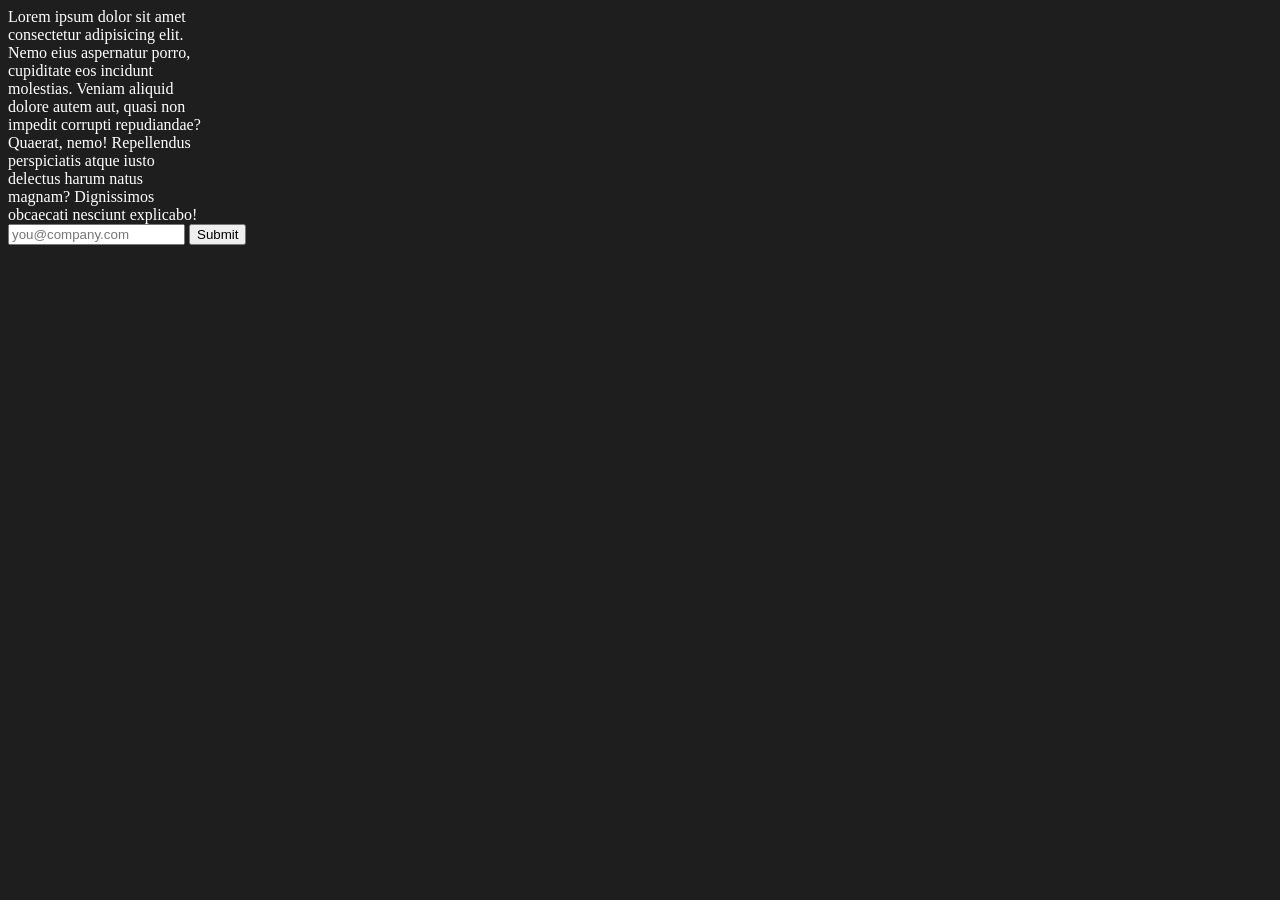
<file: index.html>
<!DOCTYPE html>
<html lang="en">
<head>
    <meta charset="UTF-8">
    <meta name="viewport" content="width=device-width, initial-scale=1.0">
    <title>Document</title>
</head>
<style>
    body{
        background-color: #1E1E1E;
        color:white;
    }
    ul li{
        list-style: circle;
    }
</style>
<body>
    <div style="width: 200px;">
        Lorem ipsum dolor sit amet consectetur adipisicing elit. Nemo eius aspernatur porro, cupiditate eos incidunt molestias. Veniam aliquid dolore autem aut, quasi non impedit corrupti repudiandae? Quaerat, nemo! Repellendus perspiciatis atque iusto delectus harum natus magnam? Dignissimos obcaecati nesciunt explicabo!
    </div>
    <form action="">
        <input id="email" name="email" type="email" inputmode="email" autocomplete="email" placeholder="you@company.com" required aria-required="true" />
    <input type="submit" name="" id="">
    </form>
   
    <script src="GesLIB.js"></script>
    <script src="JScript.js"></script>
   
</body>
</html>
</file>
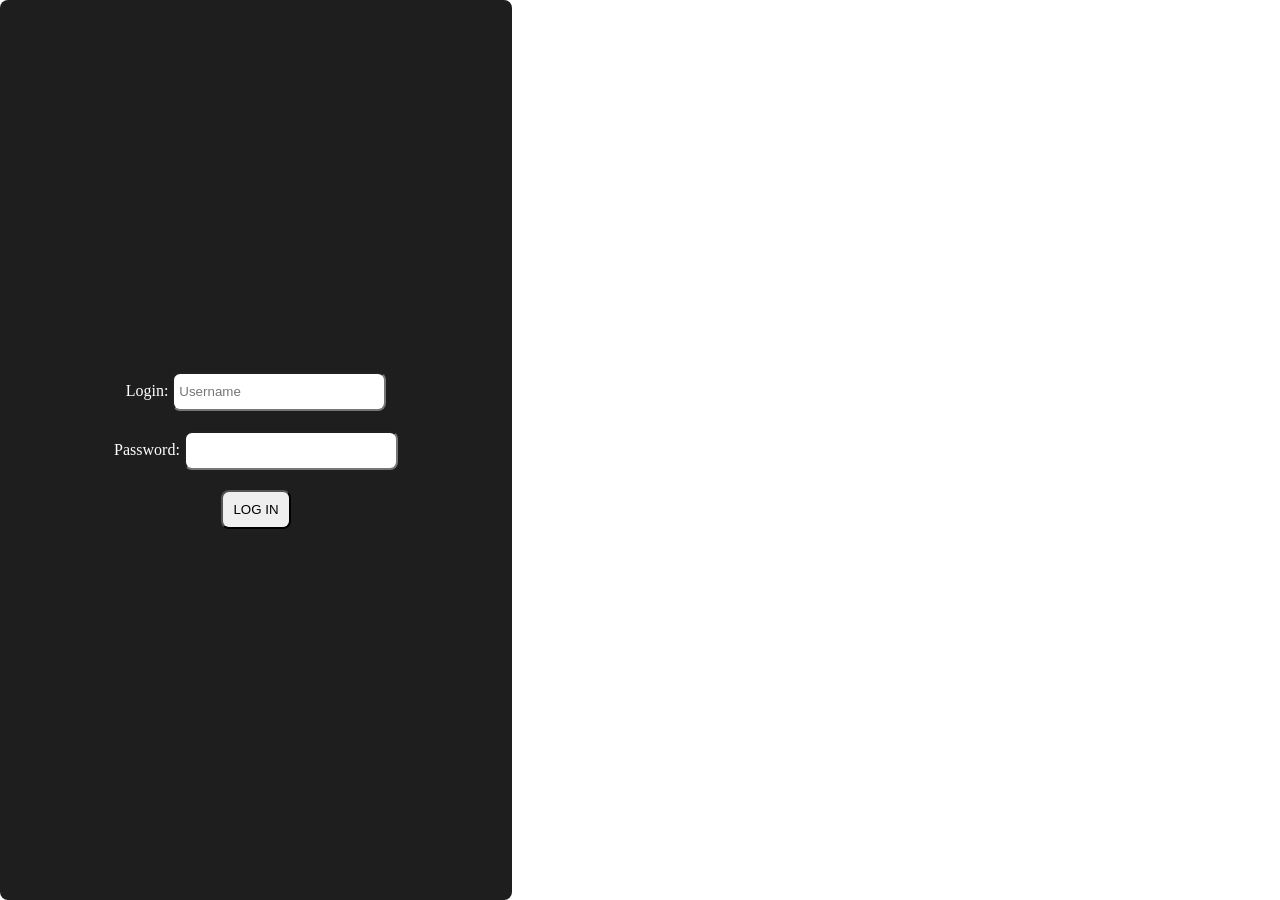
<file: Authentification/index.html>
<!DOCTYPE html>
<html lang="en">
<head>
    <meta charset="UTF-8">
    <meta name="viewport" content="width=device-width, initial-scale=1.0">
    <title>Document</title>
    <link rel="stylesheet" href="style.css">
    <link rel="stylesheet" href="https://fonts.googleapis.com/css2?family=Material+Symbols+Outlined:opsz,wght,FILL,GRAD@20..48,100..700,0..1,-50..200&icon_names=settings" />
</head>
<body >

    <div class="whole-container" >
        
        <div class="ipt">
            <label for="login">Login: </label>
            <input type="email" id="login" name="username" placeholder="Username"   maxlength="25" required >
        </div>
        <div class="ipt">
            <label for="password">Password: </label>
            <input type="password" id="password" name="password">
        </div>
        <div class="ipt">
            <button type="submit" id="submit">LOG IN</button>
        </div>


    </div>
    <script src="authentifaction.js"></script>
</body>
</html>
</file>
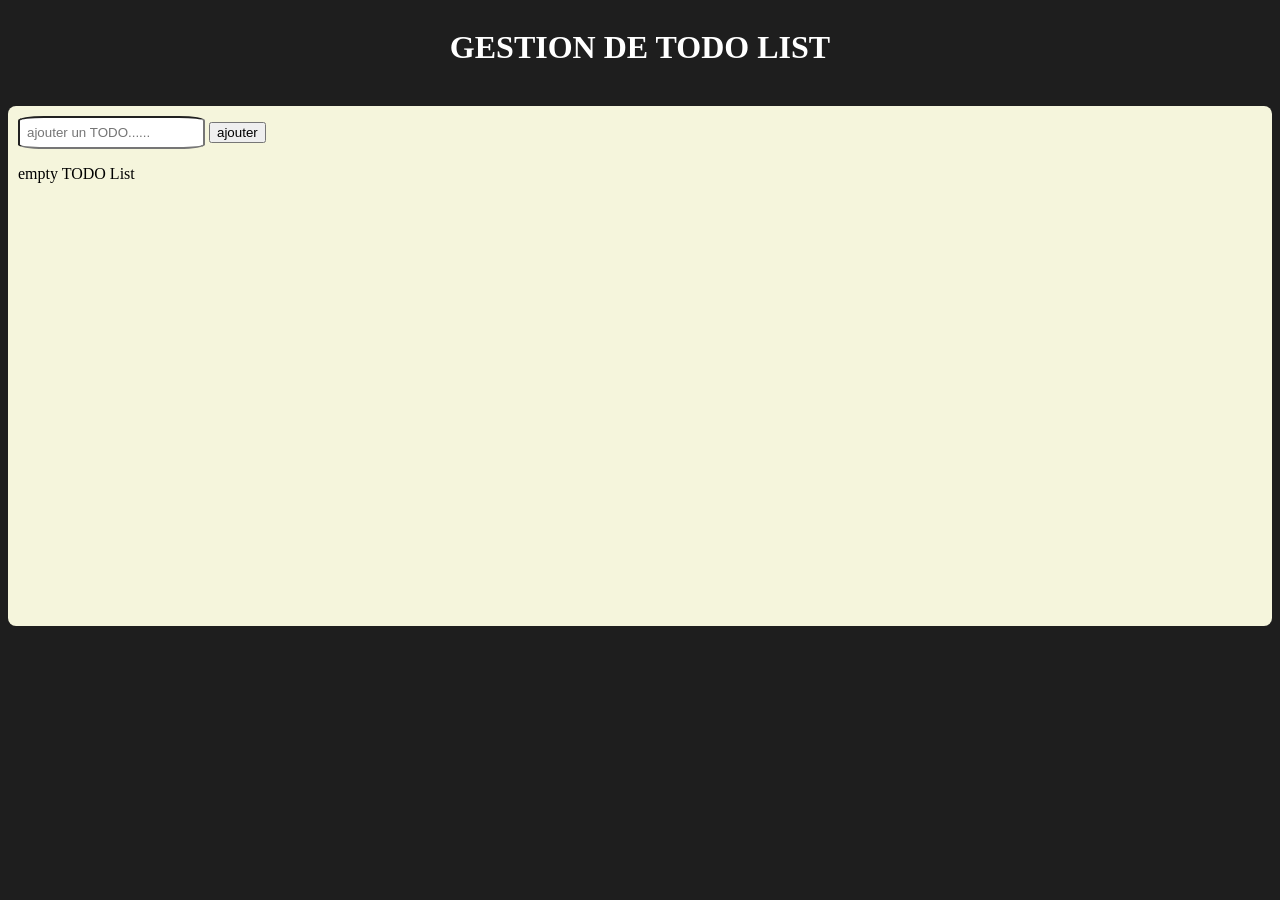
<file: Class/index.html>
<!DOCTYPE html>
<html lang="en">
<head>
    <meta charset="UTF-8">
    <meta name="viewport" content="width=device-width, initial-scale=1.0">
    <title>CLASS TEST</title>
    <link rel="stylesheet" href="allcss.css">
</head>
<body >
    <h1 align="center">GESTION DE TODO LIST</h1>
    <br>
    <div class="box">
        <input id="REt" type="text" placeholder="ajouter un TODO......">
        <button type="submit" id="add">ajouter</button>
        <ul id="listn"></ul>
        <p id="para1">empty TODO List</p>
    </div>
   <script src="Todo.js"></script>
    
</body>
</html>
</file>
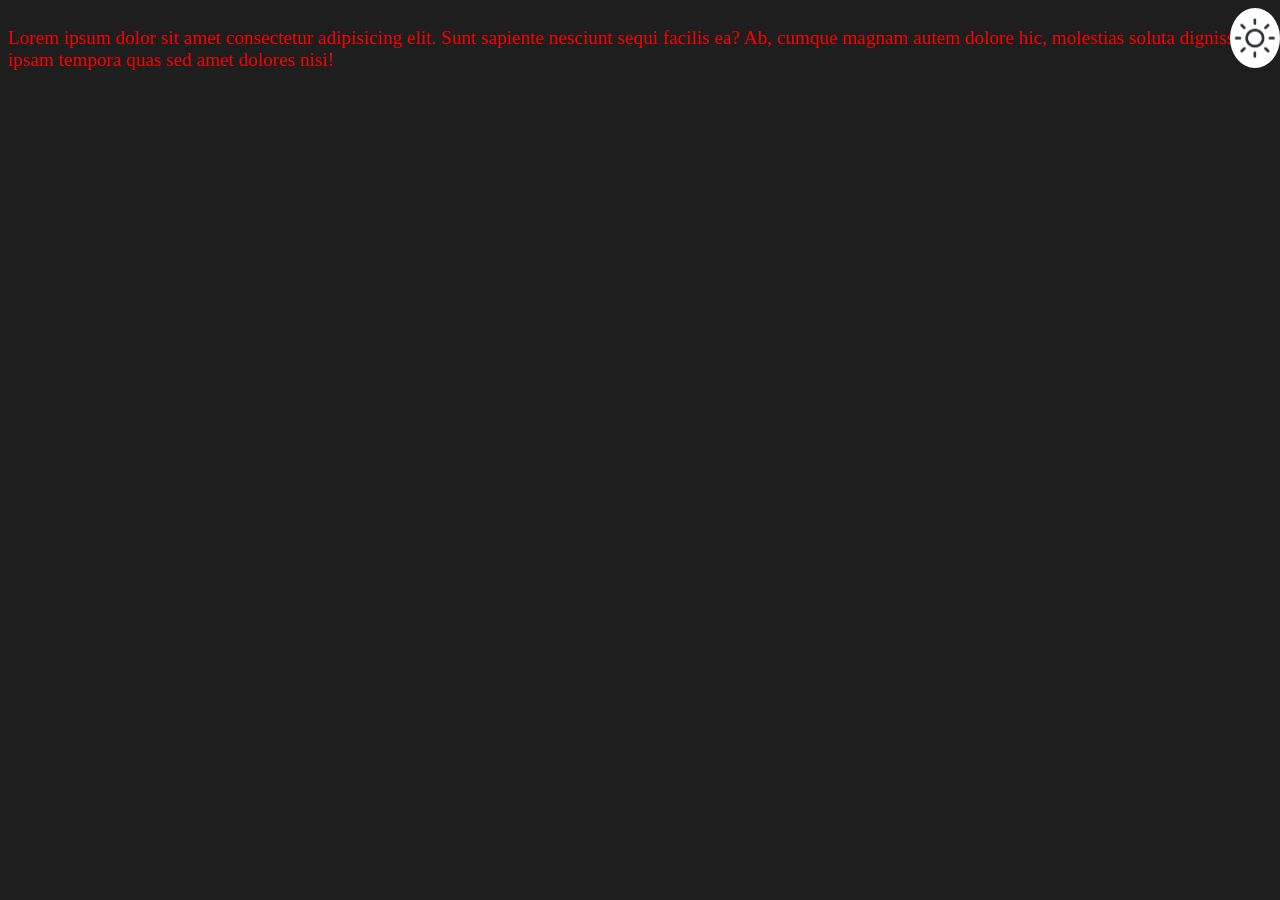
<file: darkmodetest/index.html>
<!DOCTYPE html>
<html lang="en">
<head>
    <meta charset="UTF-8">
    <meta name="viewport" content="width=device-width, initial-scale=1.0">
    <title>Dark mode</title>
    <link rel="stylesheet" href="allcsss.css" type="text/css">
</head>
<body id ="bodi">
    <div>
        <img src="lightmode.PNG" alt="" id="imge">
    </div>
    <p >Lorem ipsum dolor sit amet consectetur adipisicing elit. Sunt sapiente nesciunt sequi facilis ea? Ab, cumque magnam autem dolore hic, molestias soluta dignissimos ipsam tempora quas sed amet dolores nisi!</p>
    <script src="dark.js"></script>
</body>
</html>
</file>
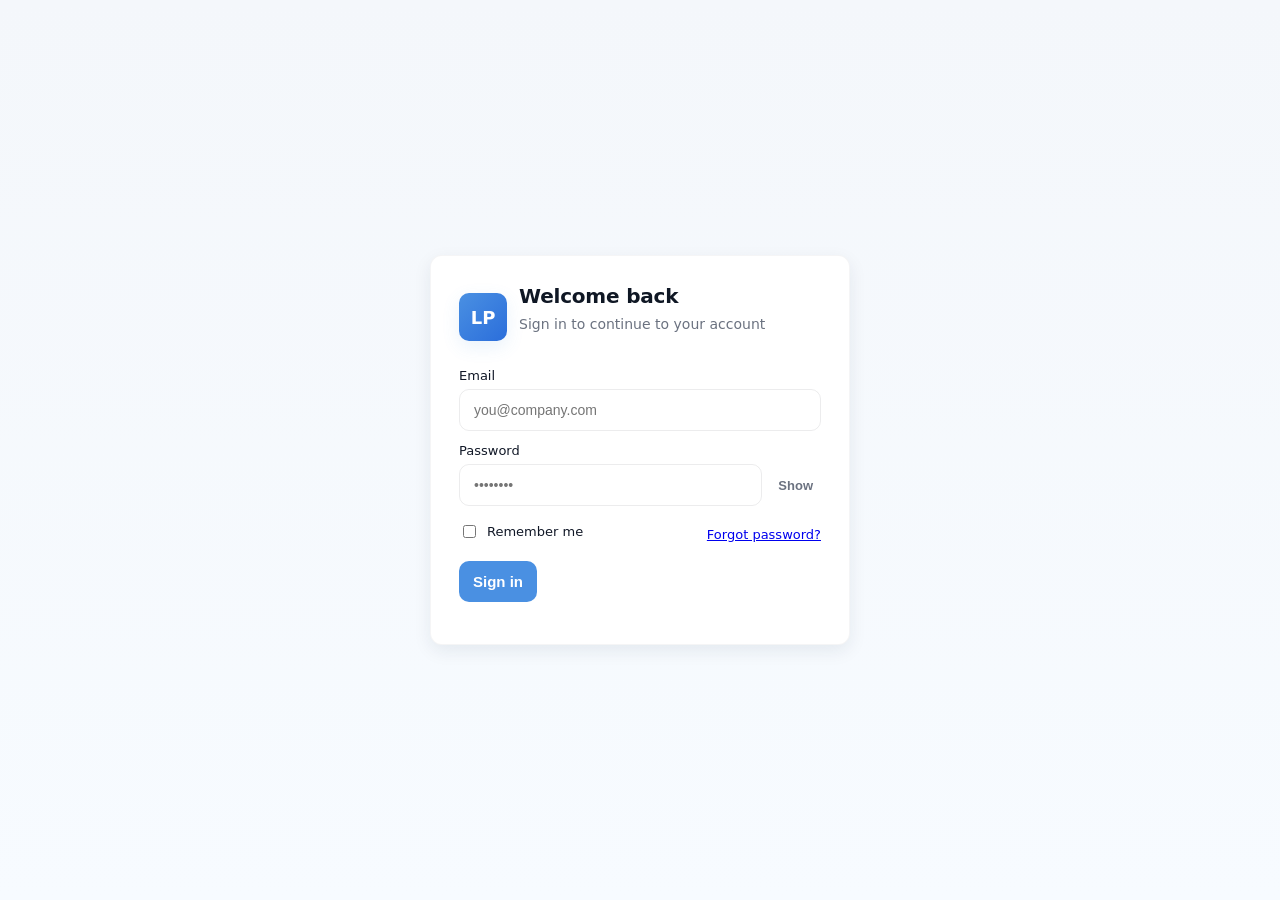
<file: TP2Javascript/index.html>
<!doctype html>
<html lang="en">
<head>
  <meta charset="utf-8" />
  <meta name="viewport" content="width=device-width,initial-scale=1" />
  <title>Login — Simple Page</title>

  <style>
    :root{
      --bg:#f4f7fb;
      --card:#ffffff;
      --accent:#4a90e2;
      --muted:#6b7280;
      --danger:#e24a4a;
      --radius:12px;
      --shadow: 0 6px 18px rgba(18,38,63,0.08);
      font-family: system-ui, -apple-system, "Segoe UI", Roboto, "Helvetica Neue", Arial;
    }

    *{box-sizing:border-box}
    html,body{height:100%}
    body{
      margin:0;
      background:
        radial-gradient(1200px 600px at -10% 10%, rgba(74,144,226,0.06), transparent 10%),
        linear-gradient(180deg, var(--bg), #f7fbff);
      display:grid;
      place-items:center;
      color:#0f1724;
      -webkit-font-smoothing:antialiased;
      -moz-osx-font-smoothing:grayscale;
      padding:24px;
    }

    .card{
      width:100%;
      max-width:420px;
      background:var(--card);
      border-radius:var(--radius);
      box-shadow:var(--shadow);
      padding:28px;
      border:1px solid rgba(15,23,36,0.04);
    }

    .brand{
      display:flex;
      gap:12px;
      align-items:center;
      margin-bottom:18px;
    }

    .logo {
      width:48px;
      height:48px;
      border-radius:10px;
      display:inline-grid;
      place-items:center;
      background:linear-gradient(135deg,var(--accent), #2b6edb);
      color:white;
      font-weight:700;
      font-size:18px;
      box-shadow:0 6px 18px rgba(74,144,226,0.12);
    }

    h1{
      margin:0;
      font-size:20px;
      letter-spacing:-0.2px;
    }

    p.lead{
      margin:8px 0 18px 0;
      color:var(--muted);
      font-size:14px;
    }

    form{
      display:grid;
      gap:12px;
    }

    label{
      font-size:13px;
      display:block;
      margin-bottom:6px;
      color:#111827;
    }

    .input-row{
      display:flex;
      gap:8px;
      align-items:center;
    }

    input[type="email"],
    input[type="password"]{
      width:100%;
      padding:12px 14px;
      border-radius:10px;
      border:1px solid rgba(15,23,36,0.08);
      background:transparent;
      font-size:14px;
      transition:box-shadow .15s, border-color .15s;
    }

    input:focus{
      outline:none;
      border-color: rgba(74,144,226,0.9);
      box-shadow: 0 6px 18px rgba(74,144,226,0.12);
    }

    .meta{
      display:flex;
      justify-content:space-between;
      align-items:center;
      font-size:13px;
      color:var(--muted);
      margin-top:4px;
      margin-bottom:2px;
    }

    .checkbox{
      display:flex;
      align-items:center;
      gap:8px;
    }

    button{
      appearance:none;
      border:0;
      background:var(--accent);
      color:white;
      padding:12px 14px;
      border-radius:10px;
      font-weight:600;
      cursor:pointer;
      font-size:15px;
      transition:transform .08s ease, box-shadow .12s;
    }

    button:active{ transform:translateY(1px) }
    button[disabled]{ opacity:0.6; cursor:default; }

    .secondary{
      background:transparent;
      color:var(--accent);
      border:1px solid rgba(74,144,226,0.12);
    }

    .small{
      font-size:13px;
      color:var(--muted);
      text-align:center;
      margin-top:14px;
    }

    .error{
      color:var(--danger);
      font-size:13px;
      margin-top:6px;
    }

    .password-toggle{
      background:transparent;
      border:0;
      font-size:13px;
      color:var(--muted);
      cursor:pointer;
      padding:8px;
      border-radius:8px;
    }

    /* responsive */
    @media (max-width:420px){
      .card{ padding:20px; border-radius:10px }
      .logo{ width:44px; height:44px }
    }
  </style>
</head>
<body>
  <main class="card" role="main" aria-labelledby="signin-title">
    <div class="brand" aria-hidden="false">
      <div class="logo" aria-hidden="true">LP</div>
      <div>
        <h1 id="signin-title">Welcome back</h1>
        <p class="lead">Sign in to continue to your account</p>
      </div>
    </div>

    <form id="loginForm" autocomplete="on" novalidate>
      <div>
        <label for="email">Email</label>
        <input id="email" name="email" type="email" inputmode="email" autocomplete="email" placeholder="you@company.com" required aria-required="true" />
        <div id="emailError" class="error" role="alert" aria-live="polite" style="display:none"></div>
      </div>

      <div>
        <label for="password">Password</label>
        <div class="input-row">
          <input id="password" name="password" type="password" autocomplete="current-password" placeholder="••••••••" required aria-required="true" />
          <button type="button" class="password-toggle" id="pwToggle" aria-pressed="false" aria-label="Show password">Show</button>
        </div>
        <div id="passwordError" class="error" role="alert" aria-live="polite" style="display:none"></div>
      </div>

      <div class="meta">
        <label class="checkbox">
          <input type="checkbox" id="remember" name="remember" />
          <span>Remember me</span>
        </label>
        <a href="#" id="forgotLink">Forgot password?</a>
      </div>

      <div>
        <button id="submitBtn" type="submit">Sign in</button>
      </div>
    </form>

    <div class="small" id="status" aria-live="polite"></div>
  </main>

  <script src="JSEX3.js"></script>

</body>
</html>
</file>
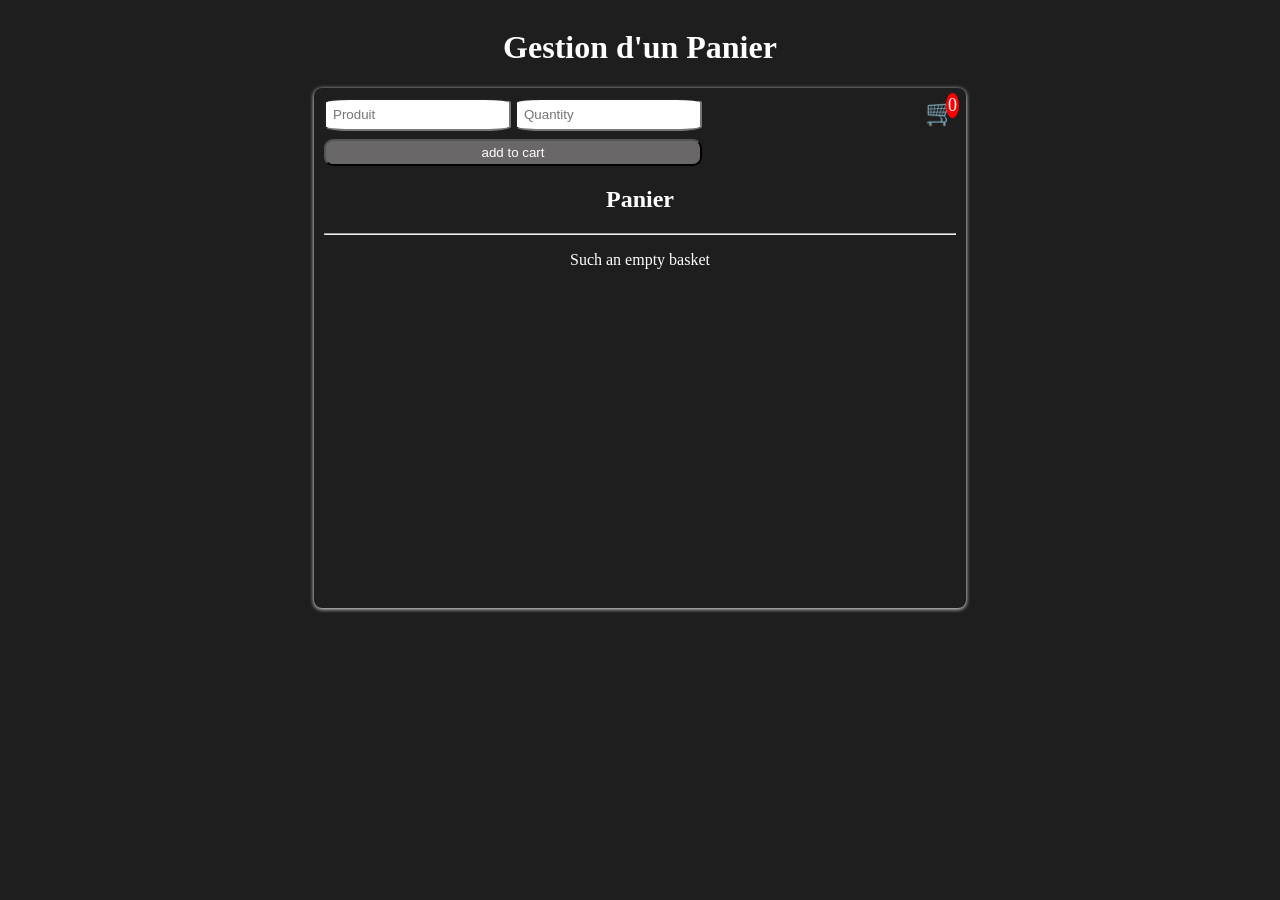
<file: TP3JS/index.html>
<!DOCTYPE html>
<html lang="en">
<head>
    <meta charset="UTF-8">
    <meta name="viewport" content="width=device-width, initial-scale=1.0">
    <title>TP3</title>
    <link rel="stylesheet" type="text/css" href="allcss.css">

</head>
<body>
    <H1 align="center">Gestion d'un Panier</H1>
<div class="box">
    <div class="dvup">
         <div>
     <input type="text" placeholder="Produit" id="product">
    <input type="number" placeholder="Quantity" id="productamount" >
    
    <div >
        <button type="button" class="btnc">add to cart</button>
    </div>
    </div>
    <div class="dvspan">
        <span class="sp1">🛒</span>
        <span id="cart-count">0</span>
    </div>
    </div>
   
  
   <h2 align="center">Panier</h2>
   <hr>
   
       <div class="divul">
            <ul id="listn"></ul>
       </div>  
   
  
    <p id="para1" align="center">Such an empty basket</p>

</div>

<script src="Panier.js"></script>
</body>

</html>
</file>
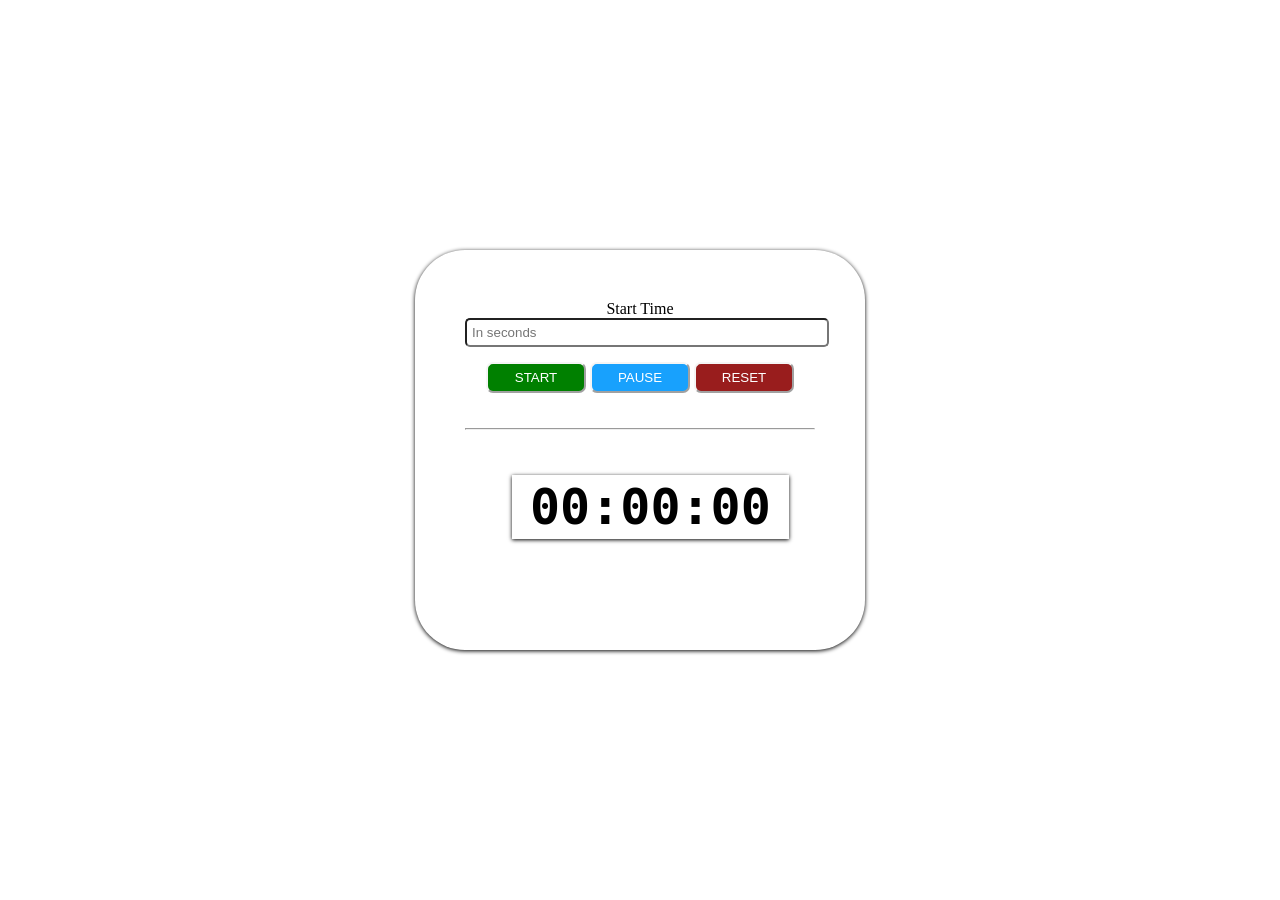
<file: TP4JS/Timer/index.html>
<!DOCTYPE html>
<html lang="en">
<head>
    <meta charset="UTF-8">
    <meta name="viewport" content="width=device-width, initial-scale=1.0">
    <title>TIMER</title>
    <link rel="stylesheet" href="allcss.css">
</head>
<body>
    <div class="container">
        <div class="iptbtn">
            <div id="iptdiv">
            <label for="time-counter">Start Time</label>
            <input type="text" name="counter" id="time-counter" placeholder="In seconds">
            </div>
        <div class="btns">
            <button type="button" id="strtbtn">START</button>
            <button type="button" id="psebtn">PAUSE</button>
            <button type="button" id="rstbtn">RESET</button>
        </div>

        </div>
        
    
         <hr>

        <div class="container1">
            <strong id="counter">00:00:00</strong>
        </div>
         <p align="center" class="para">temps écoulé</p>
        
    </div>
  
    <script src="timer.js"></script>
</body>
</html>
</file>
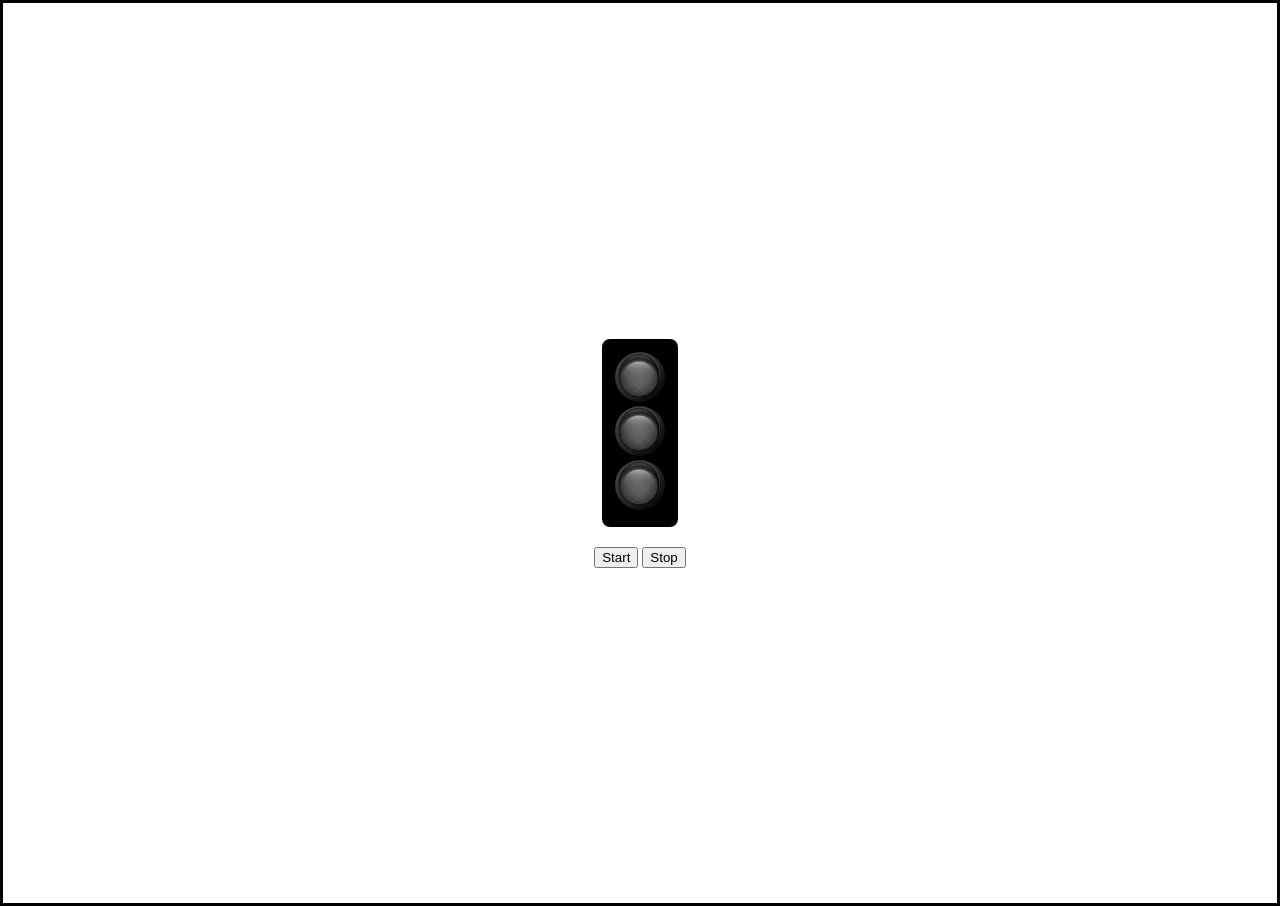
<file: TP4JS/Trafficlight/index.html>
<!DOCTYPE html>
<html lang="en">
<head>
    <meta charset="UTF-8">
    <meta name="viewport" content="width=device-width, initial-scale=1.0">
    <title>Traffic light</title>
    <link rel="stylesheet" href="allcss.css">
</head>
<body>
    <div class="container">
        <div class="light">
            <div class="circle">
                <img src="emptylight.png" alt="" id="red">
            </div>
            <div class="circle">
                <img src="emptylight.png" alt="" id="yellow" >
            </div>
            <div class="circle">
               <img src="emptylight.png" alt="" id="green">
            </div>
            
        </div>
        <div>
            <button type="button" class="btnstart">Start</button>
            <button type="button" class="btnstop">Stop</button>
        </div>
    </div>
    <script src="trafficlight.js"></script>
    
</body>
</html>
</file>
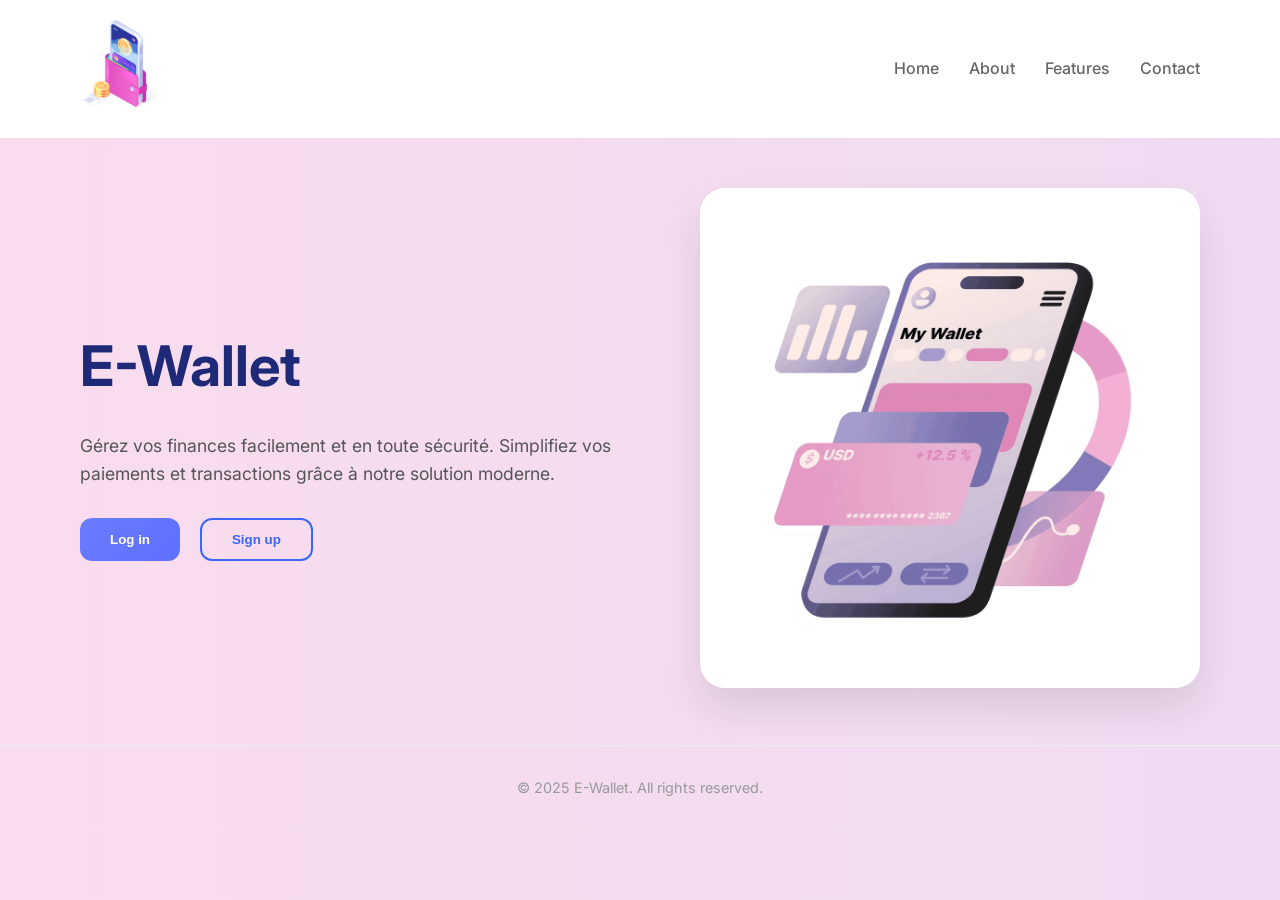
<file: E-wallet/src/view/index.html>
<!DOCTYPE html>
<html lang="fr">
<head>
  <meta charset="UTF-8">
  <meta name="viewport" content="width=device-width, initial-scale=1.0">
  <title>E-Wallet Landing Page</title>
  <link rel="stylesheet" href="/E-wallet/src/css/style.css">
  <link href="https://fonts.googleapis.com/css2?family=Inter:wght@400;500;600;700&display=swap" rel="stylesheet">
</head>
<body>
  <header>
    <nav class="navbar">
      <a href="#" class="logo"><img src="/E-wallet/assets/e-wallet.png" alt="E-Wallet Logo"></a>
      <ul class="nav-links">
        <li><a href="#">Home</a></li>
        <li><a href="#">About</a></li>
        <li><a href="#">Features</a></li>
        <li><a href="#">Contact</a></li>
      </ul>
    </nav>
  </header>

  <main>
    <section class="hero">
      <div class="hero-content" id="main">
        <h1>E-Wallet</h1>
        <p>Gérez vos finances facilement et en toute sécurité. Simplifiez vos paiements et transactions grâce à notre solution moderne.</p>
        <div class="buttons">
          <button class="btn btn-primary" id="Loginbtn" >Log in</button>
          <button class="btn btn-secondary" id="Signinbtn">Sign up</button>
        </div>
      </div>
      <div class="hero-image">
        <img src="/E-wallet/assets/e-Wallet6.gif" alt="E-Wallet Illustration">
      </div>
    </section>
  </main>

  <footer>
    <p>&copy; 2025 E-Wallet. All rights reserved.</p>
  </footer>
  <script src="/E-wallet/src/controller/index.js"></script>
</body>
</html>
</file>
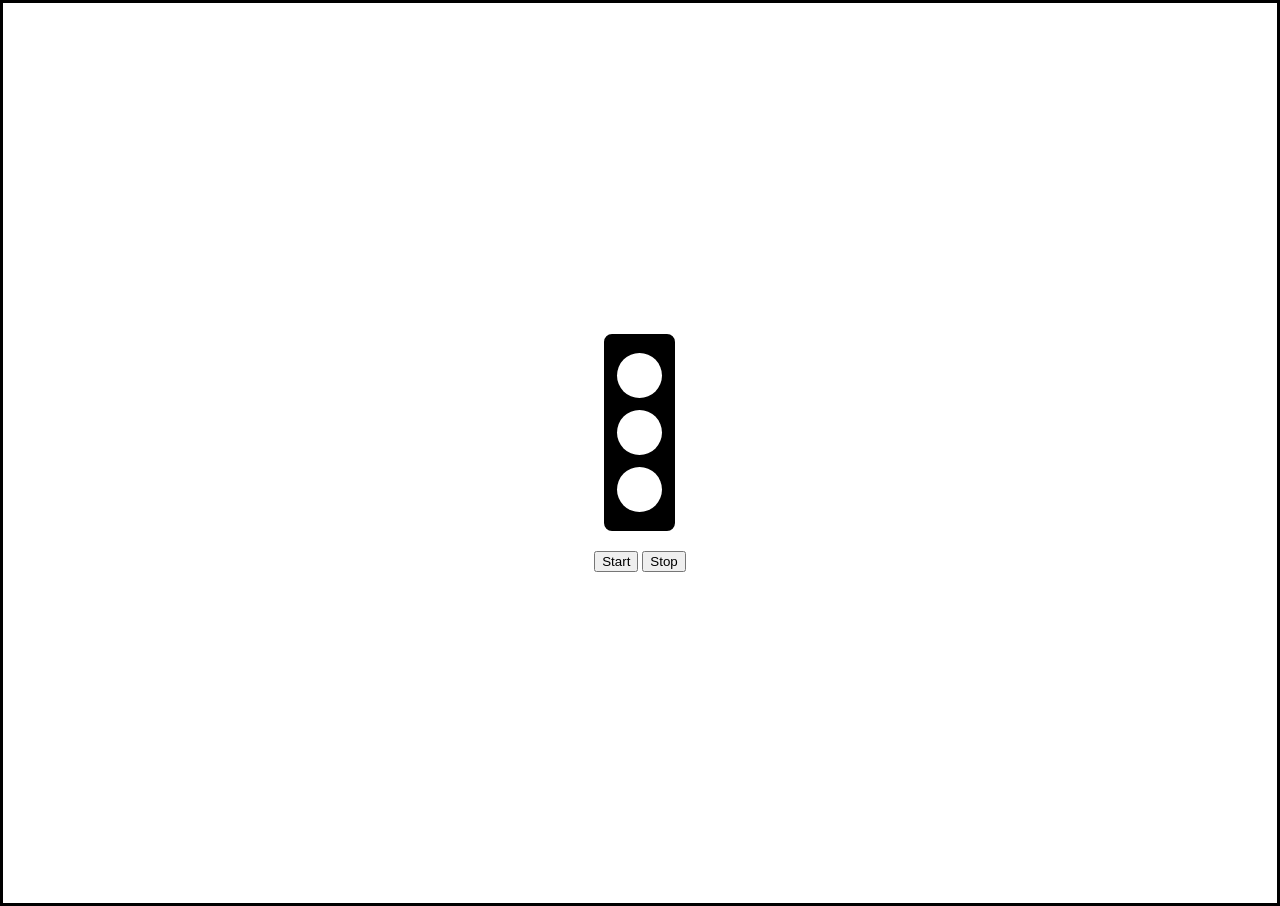
<file: TP4JS/Trafficlight/trafficwithcssonly/index.html>
<!DOCTYPE html>
<html lang="en">
<head>
    <meta charset="UTF-8">
    <meta name="viewport" content="width=device-width, initial-scale=1.0">
    <title>Traffic</title>
    <link rel="stylesheet" href="style.css">
</head>
<body>
     <div class="container">
        <div class="light">
            <div class="circle">
               <p class="lightcircle" id="red"></p>
            </div>
            <div class="circle">
               <p class="lightcircle" id="yellow"></p>
            </div>
            <div class="circle">
              <p class="lightcircle" id="green"></p>
            </div>
            
        </div>
        <div>
            <button type="button" class="btnstart">Start</button>
            <button type="button" class="btnstop">Stop</button>
        </div>
    </div> 
    <script src="trafficstyle.js"></script>
</body>
</html>
</file>
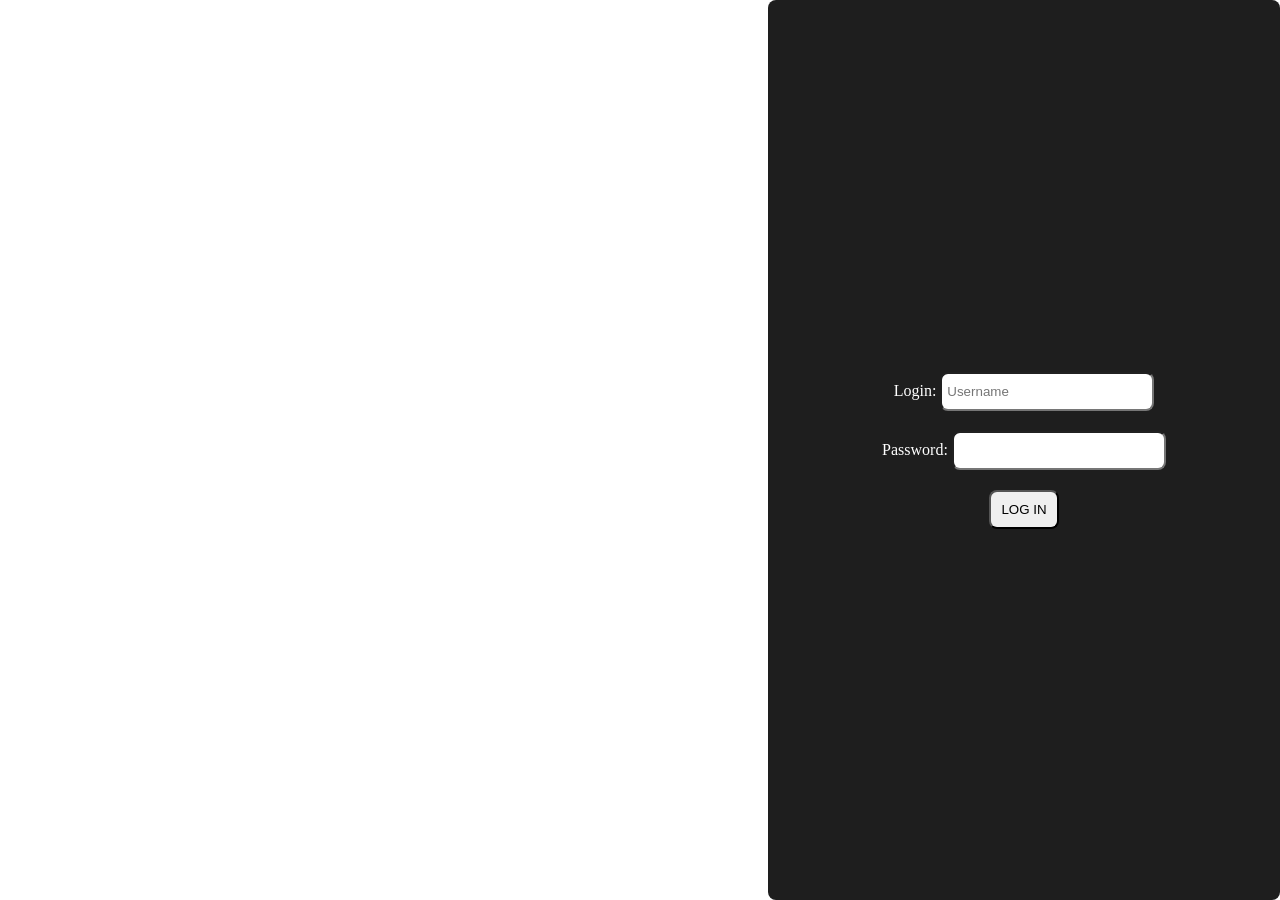
<file: Authentification/content.html>
<!DOCTYPE html>
<html lang="en">
<head>
    <meta charset="UTF-8">
    <meta name="viewport" content="width=device-width, initial-scale=1.0">
    <title>Document</title>
    <link rel="stylesheet" href="style.css">
    <link rel="stylesheet" href="https://fonts.googleapis.com/css2?family=Material+Symbols+Outlined:opsz,wght,FILL,GRAD@20..48,100..700,0..1,-50..200&icon_names=settings" />
</head>

<body class="left">

    <div class="whole-container">
        
        <div class="ipt">
            <label for="login">Login: </label>
            <input type="email" id="login" name="username" placeholder="Username"   maxlength="25" required >
        </div>
        <div class="ipt">
            <label for="password">Password: </label>
            <input type="password" id="password" name="password">
        </div>
        <div class="ipt">
            <button type="submit" id="submit">LOG IN</button>
        </div>
        


    </div>
    <script src="authentifaction.js"></script>
</body>
</html>
</file>
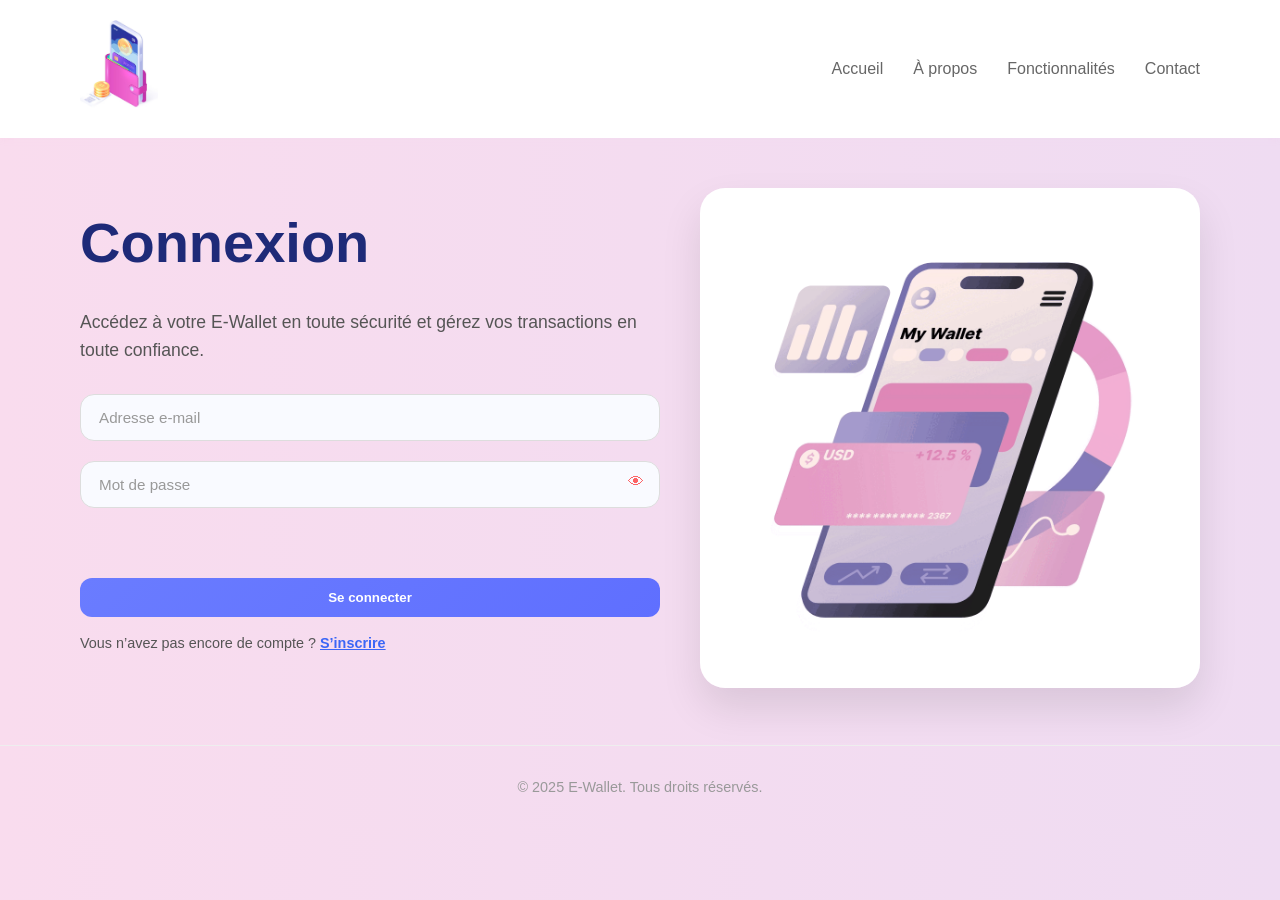
<file: E-wallet/src/view/dashboard.html>
<!DOCTYPE html>
<html lang="fr">
<head>
  <meta charset="UTF-8">
  <meta name="viewport" content="width=device-width, initial-scale=1.0">
  <title>Tableau de bord E-Wallet</title>
  <link rel="stylesheet" href="/E-wallet/src/css/dashboard.css">
  <script type="module" src="/E-wallet/src/controller/securesite.js"></script>
  <script type="module"  src="/E-wallet/src/controller/transfer.js" defer></script>
  <script type="module" src="/E-wallet/src/controller/Recherger.js" defer></script>
  <script type="module" src="/E-wallet/src/controller/payer.js" defer></script>
</head>
<body>
  <!-- Sidebar -->
  <aside class="sidebar">
    <div class="sidebar-logo">
      <img src="/E-wallet/assets/e-Wallet6.gif" alt="Logo E-Wallet">
      <h2>E-Wallet</h2>
    </div>
    <ul class="sidebar-menu">
      <li class="active"><a href="#">Tableau de bord</a></li>
      <li><a href="#">Transactions</a></li>
      <li><a href="#">Envoyer</a></li>
      <li><a href="#">Profil</a></li>
      <li><a href="index.html">Se déconnecter</a></li>
    </ul>
  </aside>

  <!-- Contenu principal -->
  <main class="main-content">
    <header class="topbar">
      <h1 id="welcome_message"> </h1>
      <span id="date" class="topbar-date"> </span>
    </header>

    <!-- Cartes du dashboard -->
    <section class="dashboard-cards">
      <div class="card balance-card">
        <h3>Solde total</h3>
        <h1 id="balance"> </h1>
        <!-- Actions -->
  <div class="card-actions">
    <button type="button" id="transferer">
      <img src="/E-wallet/assets/depot.png" alt="Transférer">
      Transférer
    </button>

    <button type="button" id="recharger">
      <img src="/E-wallet/assets/trans.png" alt="Recharger">
      Recharger
    </button>

    <button type="button" id="payer">
      <img src="/E-wallet/assets/payer.png" alt="Payer">
      Payer
    </button>
  </div>
      </div>

      <div class="card stats-card">
        <h3>Transactions récentes</h3>
        <table id ="transactions" class="transactions-table">
          <thead>
        <tr>
         <th>Date</th>
         <th>Description</th>
         <th>Type</th>
         <th>Montant</th>
         </tr>
     </thead>
       <tbody id="tbody">
    <!-- Les transactions seront injectées ici -->
     
      
     
     </tbody>
        </table>
      </div>
    </section>

    <div class="actions-holder">
      <div class="action-pop-up" >
        <div class="ipt">
          <div class="actiondone">
         </div>
          <h3>Transfers</h3>
          <div class="iptspan">
            <input type="text" name="Beneficiary" id ="Beneficiary" placeholder="Beneficiary(ID)" autocomplete="off">
            <span class="error" id="ben-error"></span>
          </div>
          <div class="iptspan">
            <input type="text" name="amount" id ="amount" placeholder="Amount(DH)" autocomplete="off">
            <span class="error" id="amt-error"></span>
          </div>
         <div id="current-action">
          <button type="button" id="make-transfer">TRANSFER</button>
          <img src="/E-wallet/assets/Loading_icon.gif" alt="loading" class="loading" id="loading">
         </div> 
         
        </div>
        <div class="svg-cancel" id="cancelsvg">
          <svg xmlns="http://www.w3.org/2000/svg" height="40px" viewBox="0 -960 960 960" width="40px" fill="black"><path d="m256-200-56-56 224-224-224-224 56-56 224 224 224-224 56 56-224 224 224 224-56 56-224-224-224 224Z"/></svg>
        </div>
      </div>
      
    </div>
      <div class="actions-holder-recherger">
      <div class="action-pop-up" id="Recherger-pop-up">
        <div class="ipt">
          <div class="actiondone" id="recherger-done">
         </div>
          <h3>ADD FUNDS</h3>
          <div class="iptspan">
           <select name="service" id="savedWallets" title="service-provider" >
            <option value="none" selected>Linked cards and banks</option>
           </select>
            <span class="error" id="method-error-recherger"></span>
          </div>
          <div class="iptspan">
            <input type="number" name="amount-recherger" id ="amount-recherger" placeholder="Amount(DH)" autocomplete="off">
            <span class="error" id="amt-error-recherger"></span>
          </div>
          <div id="current-action">
          <button type="button" id="make-recherge">RECHERGER</button>
          <svg class="loader" id="load-recharger" viewBox="0 0 50 50">
              <circle class="path" cx="25" cy="25" r="20"></circle>
          </svg>
         </div> 
         
        </div>
        <div class="svg-cancel" id="cancelsvg-on-recherger">
          <svg xmlns="http://www.w3.org/2000/svg" height="40px" viewBox="0 -960 960 960" width="40px" fill="black"><path d="m256-200-56-56 224-224-224-224 56-56 224 224 224-224 56 56-224 224 224 224-56 56-224-224-224 224Z"/></svg>
        </div>
      </div>
      
    </div>

    </div>
      <div class="actions-holder-payer">
      <div class="action-pop-up" id="payer-pop-up">
        <div class="ipt">
          <div class="actiondone" id="payer-done">
         </div>
          <h3>FACTURE</h3>
          <div class="iptspan">
            <input type="tel" name="number" id ="number-payer" placeholder="Numéro tel" autocomplete="off">
            <span class="error" id="number-error-payer"></span>
          </div>
          <div class="iptspan">
            <input type="text" name="amount-payer" id ="amount-payer" placeholder="Amount(DH)" autocomplete="off">
            <span class="error" id="amt-error-payer"></span>
          </div>
          <div class="iptspan">
           <select name="service" id="service-network" title="service-provider" >
            <option value="0" selected>select service provider</option>
            <option value="1">INWI</option>
            <option value="2">IAM</option>
            <option value="3">ORANGE</option>
           </select>
          </div>

          <div id="current-action">
          <button type="button" id="make-payer">PAYER</button>
          <img src="/E-wallet/assets/Loading_icon.gif" alt="loading" class="loading" id="loading-on-payer">
         </div> 
         
        </div>
        <div class="svg-cancel" id="cancelsvg-on-payer">
          <svg xmlns="http://www.w3.org/2000/svg" height="40px" viewBox="0 -960 960 960" width="40px" fill="black"><path d="m256-200-56-56 224-224-224-224 56-56 224 224 224-224 56 56-224 224 224 224-56 56-224-224-224 224Z"/></svg>
        </div>
      </div>
      
    </div>
  </main>
  <script type="module" src="/E-wallet/src/controller/dasboard.js"> </script>
</body>
</html>
</file>
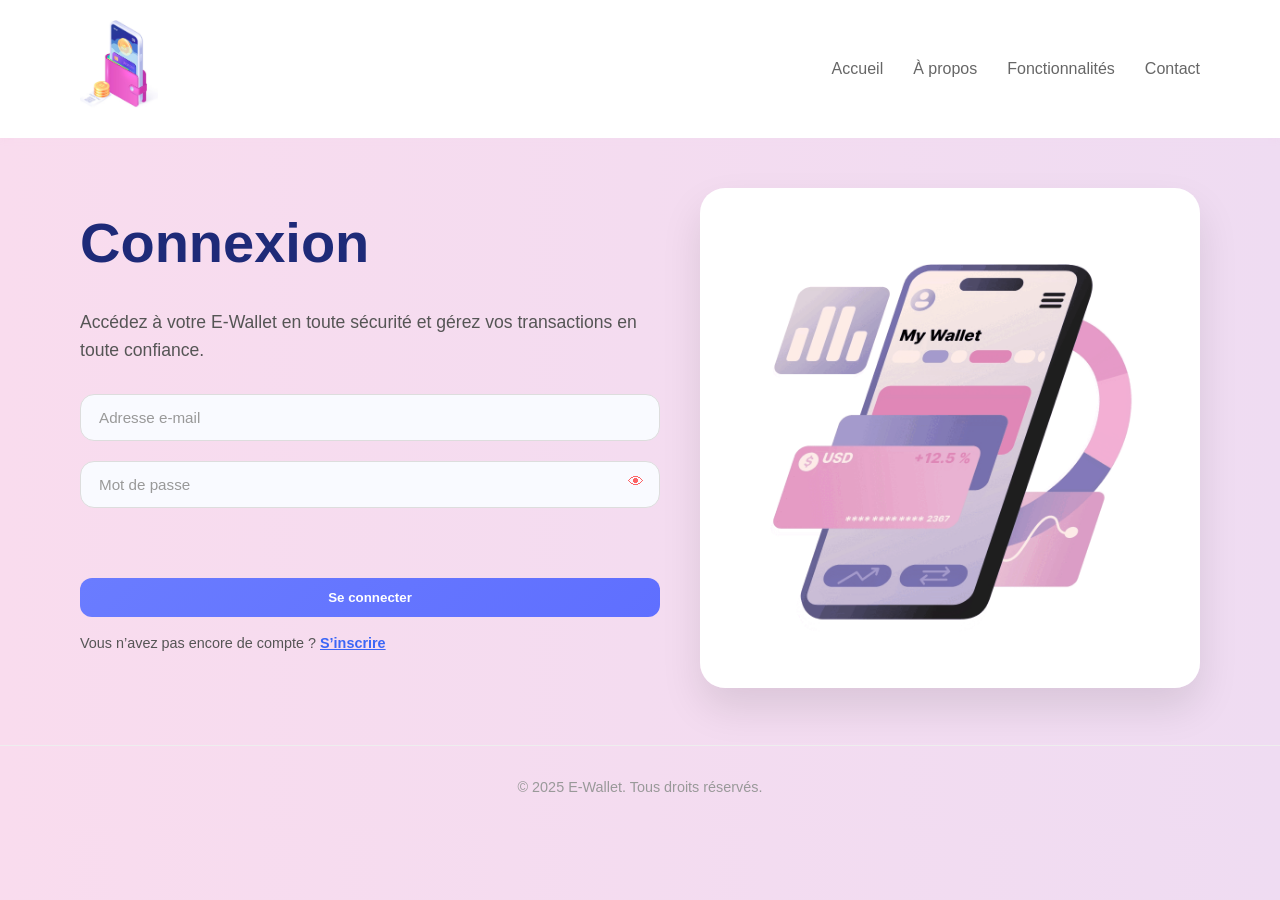
<file: E-wallet/src/view/login.html>
<!DOCTYPE html>
<html lang="fr">
<head>
  <meta charset="UTF-8">
  <meta name="viewport" content="width=device-width, initial-scale=1.0">
  <title>E-Wallet | Connexion</title>
 <link rel="stylesheet" href="/E-wallet/src/css/style.css">
 </head>
<body>

  <!-- Header -->
  <header>
    <nav class="navbar">
      <a href="/index.html" class="logo">
        <img src="/E-wallet/assets/e-wallet.png" alt="Logo E-Wallet">
      </a>
      <ul class="nav-links">
        <li><a href="/index.html">Accueil</a></li>
        <li><a href="#">À propos</a></li>
        <li><a href="#">Fonctionnalités</a></li>
        <li><a href="#">Contact</a></li>
      </ul>
    </nav>
  </header>
  <!-- Main -->
  <main>
    <section class="hero">
      <!-- Login content -->
      <div class="hero-content">
        <h1>Connexion</h1>
        <p>
          Accédez à votre E-Wallet en toute sécurité et gérez vos transactions en toute confiance.
        </p>
        <div id="error"> </div>
        <form class="login-form" novalidate>
          <div class="input-group">
            <input id="mail"
              type="email"
              placeholder="Adresse e-mail"
              required
            >
            <span id="error_mail" ></span>
          </div>
          <div class="input-group">
            <input id="password"
              type="password"
              placeholder="Mot de passe"
              required
            >
             <span id="password_error" ></span>
            <span id ="display" class="toggle-password" >👁</span>
          </div>
          <p id="result"></p>
          <button  id="submitbtn" type="submit" class=" btn btn-primary">
            Se connecter
          </button>
        </form>
        <p style="margin-top: 15px; font-size: 0.9rem;">
          Vous n’avez pas encore de compte ?
          <a href="#" style="color:#3b66f6; font-weight:600;">
            S’inscrire
          </a>
        </p>
      </div>
      <!-- Image -->
      <div class="hero-image">
        <img src="/E-wallet/assets/e-Wallet6.gif" alt="Illustration de connexion">
      </div>
    </section>
  </main>

  <!-- Footer -->
  <footer>
    <p>&copy; 2025 E-Wallet. Tous droits réservés.</p>
  </footer>
 <script type ="module" src="/E-wallet/src/controller/login.js"></script>
</body>
</html>
</file>
<file: Authentification/style.css>
body
{
    display: flex;
    justify-content: left;
    align-items: center;
    height: 100vh;
    margin: 0;
    color: white;

}
body.left{
    display: flex;
    justify-content: right;
    align-items: center;
    height: 100vh;
    color: white;
}
div.whole-container{
    display: flex;
    flex-direction: column;
    background-color:#1E1E1E;
    align-items: center;
    width:40vw;
    border-radius: 8px;
    justify-content: center;
    gap: 20px;
    height: 100%;

}

div.whole-container .ipt input{
    width: 200px;
    height: 25px;
    border-radius: 8px;
    padding: 5px;
}
div.whole-container .ipt input:focus
{
    outline: none;
}
div.whole-container div button{

    border-radius: 8px;
    cursor: pointer;
    padding: 10px;
}
</file>
<file: Class/allcss.css>
body{
            background-color: #1E1E1E;
            color:white;
            align-content:center;
            align-items:center;
        }
        #listn li{
            background-color: blanchedalmond;
            padding: 9px;
            font-size: larger;
            border-radius: 10px;
            margin: 3px;
            text-align: center;
            display:flex;
            justify-content:space-between ;
        }
        div.box{
            border-radius: 8px;
            background-color: beige;
            height: 500px;
            padding:10px;
            color:black
        }
        body div input {
            border-radius: 14%;
            padding: 7px;
        }
        .done{
            text-decoration: line-through;
            background-color: green  !important;
        }
        .btn{
    
            padding: 4px;
            border-radius:9px ;
            margin-left: 8px;

        }
</file>
<file: darkmodetest/allcsss.css>
body{
    background-color: #1E1E1E;
    align-content: center;
    justify-content: center;
}
.newbody{
    background-color: white;
}
img{
    border-radius: 50%;
    width: 50px;
    height: 60px;
     position: absolute;
    right:-0.2px;
}
div{
   
    
    width: fit-content;
    border-radius: 50%;
}
div:hover{
    background-color: #1E1E1E;
}
p{
    color:red;
    font-size: larger;
}
</file>
<file: TP3JS/allcss.css>
body{
            background-color: #1E1E1E;
            color:white;
            align-content:center;
            align-items:center;
            
        }
             
        ul{
            max-width: 100%  !important;
            padding: 0px;
        }
        ul li{
            padding: 9px;
            font-size: larger;
            border-radius: 10px;
            margin: 3px;
            border-style: solid;
            border-color: aliceblue;
            border-width: 1px;
            text-align: center;
            display:flex;
            justify-content:space-between ;
            max-width: 100%;
            list-style: none;
        }
        div.box{
            border-radius: 8px;
            background-color: #1E1E1E;
            height: 500px;
            padding:10px;
            width: 50%;
            margin: auto;
            color:rgb(255, 255, 255);
            box-shadow: 0px 1px 4px whitesmoke;
            overflow: scroll;
        }
        div.box::-webkit-scrollbar{
            display: none;
        }
        body div input {
            border-radius: 14%;
            padding: 7px;
        }
        .done{
            text-decoration: line-through;
            background-color: green  !important;
        }
        .amt{

                background-color: #1E1E1E;
                color: rgb(255, 255, 255);
                padding: 1px ;
                text-align:center;
                width:25px;
                height: 20px;
                overflow: hidden;
                display: inline-block;
                
        }
        .btn{
    
            padding: 4px;
            border-radius:9px ;
            margin-left: 8px;
            background-color: #696767;
            color:white;
        }
        .btnc{
    
            padding: 4px;
            border-radius:9px ;
            width: 100%;
           max-width: 100%;
            margin-top: 8px;
            color:white;
            background-color: #696767;
            display: block;

        }

        .btnplusminus{
            background-color: #696767;
            border-radius: 69px;
            margin: 1px 4px;
                color:white;
        }
        .mrgdiv{
            display: flex;
            max-width: 100%;
        }
        .dvup{
            display: flex;
            justify-content: space-between;
        }
        .dvspan{
            
            position: relative;

        }
        
        .divul{
            max-width: 100%;
        }
        #cart-count{
            background-color: red;
            border-radius: 50%;
            padding: 2px;
            position:absolute;
            font-size: large;
            top: -5px;
            right: -3px;
        }
        .sp1{
            font-size:25px;
        }
</file>
<file: TP4JS/Timer/allcss.css>
body{
    margin: 0;
    justify-content: center;
  min-height: 100vh;
    display: flex;
    align-items: center;

}

div.container{
    justify-content: center;
    box-shadow: 0px 1px 4px ;
    height: 300px;
    width: 350px;
    padding: 50px;
    max-width: 100%;
    border-radius: 50px;
    align-items: center;
    text-align: center;
}
div.container1{
    justify-content: center;
    margin-left: 47px;
    margin-right: 47px;
    margin-top: 45px;
    margin-bottom: 0;
    box-shadow: 0px 1px 4px ;
    height: fit-content;
    width: max-content;
    padding: 3px;
    text-align: center;
    font-size: 50px;
}
p.para{
    padding: 5px 5px;
    display: none;
    color: red;
    font-size: 50px;
    margin-top: 9px;
}
.para1{
    display: block;
    color: red;
    font-size: larger;
}
#strtbtn{
    border-radius: 7px;
    border-color: whitesmoke;
    background-color: green;
    text-align: center;
    color:white;
    padding: 6px;
    min-width: 100px;

}
#psebtn
{
    border-radius: 7px;
    border-color: whitesmoke;
    background-color: rgb(24, 161, 253);
    text-align: center;
    color:white;
    padding: 6px; 
    min-width: 100px;
}

#rstbtn
{
     border-radius: 7px;
    border-color: whitesmoke;
    background-color: rgb(153, 29, 29);
    text-align: center;
    color:white;
    padding: 6px;
    min-width: 100px;
}
#time-counter
{
    border-radius: 5px;
    width: 100%;
    padding: 5px;
    margin: 0;
}
#counter
{
    font-family: monospace;
    margin: 15px;
}

#iptdiv
{
    max-width: 100%;
    margin-bottom: 15px;
}

#strtbtn:hover
{
    background-color: rgb(102, 219, 102);
}
#rstbtn:hover
{
    background-color: rgb(255, 0, 0);
}
#psebtn:hover{
    background-color: rgb(9, 101, 177);
}
div.iptbtn
{
    margin-bottom: 35px;
}
div.btns
{
    margin-bottom: 10px;
    justify-content: space-between;
}
</file>
<file: TP4JS/Trafficlight/allcss.css>
body{
    min-height: 100vh;
    border-color: black;
    margin: 0;
    border-style: solid;
    display: flex;
    justify-content: center;
    align-items: center;

}

img{
    border-radius: 50%;
    width:50px;
    height: 50px;
}
img.reduced
{
    filter: brightness(80%);
}
div.container
{
    display: flex;
    justify-content: center;
    flex-direction: column;
    gap:20px;
    align-items: center;
}
div.light
{
    border-color: black;
    border-style: solid;
    border-radius: 8px;
    display: flex;
    flex-direction:column;
    justify-content: center;
    align-items: center;
    padding: 10px;
    background-color: black;
    width: max-content;
    height: max-content;
}
</file>
<file: E-wallet/src/css/style.css>
/* =====================
   RESET
===================== */
* {
  margin: 0;
  padding: 0;
  box-sizing: border-box;
}

/* =====================
   GLOBAL
===================== */
body {
  font-family: 'Inter', sans-serif;
  background: linear-gradient(to right, #f9dcee, #efdcf2);
  color: #333;
  line-height: 1.6;
}

/* =====================
   HEADER / NAVBAR
===================== */
header {
  background: #fff;
  box-shadow: 0 2px 8px rgba(235, 185, 224, 0.05);
}

.navbar {
  max-width: 1200px;
  margin: auto;
  display: flex;
  justify-content: space-between;
  align-items: center;
  padding: 20px 40px;
}

.navbar .logo img {
  height: 90px;
}

.nav-links {
  list-style: none;
  display: flex;
  gap: 30px;
}

.nav-links a {
  text-decoration: none;
  color: #666;
  font-weight: 500;
  transition: color 0.3s, transform 0.2s;
}

.nav-links a:hover {
  color: #3b66f6;
  transform: translateY(-2px);
}

/* =====================
   HERO SECTION
===================== */
.hero {
  display: flex;
  align-items: center;
  justify-content: space-between;
  max-width: 1200px;
  margin: 50px auto;
  padding: 0 40px;
  gap: 40px;
}

.hero-content {
  max-width: 600px;
}

.hero-content h1 {
  font-size: 3.5rem;
  margin-bottom: 20px;
  color: #1e2a78;
}

.hero-content p {
  font-size: 1.1rem;
  color: #555;
  margin-bottom: 30px;
}

/* =====================
   BUTTONS (GLOBAL)
===================== */
.buttons {
  display: flex;
  gap: 20px;
}

.btn {
  text-decoration: none;
  display: inline-block;
  padding: 12px 30px;
  border-radius: 12px;
  font-weight: 600;
  cursor: pointer;
  transition: all 0.3s ease;
  border: none;
}

.btn-primary {
  background: linear-gradient(135deg, #6a7cff, #5f6fff);
  color: #fff;
}

.btn-primary:hover {
  transform: translateY(-2px);
  box-shadow: 0 10px 25px rgba(95, 111, 255, 0.35);
}

.btn-primary:active {
  transform: scale(0.98);
}

.btn-secondary {
  border: 2px solid #3b66f6;
  color: #3b66f6;
  background: transparent;
}

.btn-secondary:hover {
  background-color: #3b66f6;
  color: #fff;
}

/* =====================
   HERO IMAGE
===================== */
.hero-image img {
  max-width: 500px;
  border-radius: 25px;
  box-shadow: 0 20px 40px rgba(0,0,0,0.1);
  transition: transform 0.3s;
}

.hero-image img:hover {
  transform: scale(1.05);
}

/* =====================
   LOGIN FORM (MODERNE)
===================== */
.login-form {
  display: flex;
  flex-direction: column;
  gap: 20px;
}

/* INPUT GROUP */
.input-group {
  position: relative;
  text-align: center;
}

/* INPUT */
.input-group input {
  width: 100%;
  padding: 14px 18px;
  border-radius: 14px;
  border: 1px solid #ddd;
  background: #f9faff;
  font-size: 0.95rem;
  transition: all 0.3s ease;
}
.ipt{
  border-color: red !important;

}
/* INPUT FOCUS */
.input-group input:focus {
  outline: none;
  border-color: #5f6fff;
  box-shadow: 0 0 0 4px rgba(95, 111, 255, 0.18);
  background: #ffffff;
}
.input-group span{
  margin: 0;
  color: red;
}

/* PLACEHOLDER */
.input-group input::placeholder {
  color: #999;
  font-weight: 500;
}

/* TOGGLE PASSWORD */
.toggle-password {
  position: absolute;
  right: 16px;
  top: 18%;

  cursor: pointer;
  opacity: 0.6;
  font-size: 1rem;
}

/* =====================
   FOOTER
===================== */
footer {
  text-align: center;
  padding: 30px;
  color: #999;
  font-size: 0.9rem;
  border-top: 1px solid #eee;
}

/* =====================
   RESPONSIVE
===================== */
@media (max-width: 1024px) {
  .hero {
    flex-direction: column-reverse;
    text-align: center;
  }

  .hero-image img {
    max-width: 350px;
    margin-bottom: 30px;
  }

  .buttons {
    justify-content: center;
  }
}

@media (max-width: 600px) {
  .navbar {
    flex-direction: column;
    gap: 20px;
  }

  .nav-links {
    flex-direction: column;
    gap: 15px;
  }

  .hero-content h1 {
    font-size: 2.5rem;
  }
}
 #result {
      font-weight: bold;
      text-align: center;
    }

    .wallet-hero {
  display: flex;
  flex-direction: column;
  align-items: center;
  padding: 40px 20px;
  gap: 30px;
}

.wallet-actions {
  display: flex;
  flex-wrap: wrap;
  gap: 20px;
  justify-content: center;
  width: 100%;
}

.card {
  background: #f9faff;
  padding: 20px;
  border-radius: 14px;
  box-shadow: 0 4px 8px rgba(0,0,0,0.1);
  min-width: 200px;
  text-align: center;
}

.card h2 {
  margin-bottom: 10px;
  color: #333;
}

#balance {
  font-size: 1.5rem;
  font-weight: 600;
}

#transactions {
  list-style: none;
  padding: 0;
}

#transactions li {
  background: #fff;
  margin: 5px 0;
  padding: 8px 10px;
  border-radius: 8px;
  border: 1px solid #ddd;
}
</file>
<file: TP4JS/Trafficlight/trafficwithcssonly/style.css>
body{
    min-height: 100vh;
    border-color: black;
    margin: 0;
    border-style: solid;
    display: flex;
    justify-content: center;
    align-items: center;

}

img{
    border-radius: 50%;
    width:50px;
    height: 50px;
}
div.container
{
    display: flex;
    justify-content: center;
    flex-direction: column;
    gap:20px;
    align-items: center;
}
div.light
{
    border-color: black;
    border-style: solid;
    border-radius: 8px;
    display: flex;
    flex-direction:column;
    justify-content: center;
    align-items: center;
    padding: 10px;
    background-color: black;
    width: max-content;
    height: max-content;
}
.lightcircle{
    width: 45px;
    height: 45px;
    background-color: white;
    border-radius: 50%;
    margin: 6px 0px;
}


.red{
    width: 45px;
    height: 45px;
    background-color: rgb(255, 0, 0);
    border-radius: 50%;
    margin: 6px 0px;
}
.yellow
{
    width: 45px;
    height: 45px;
    background-color: rgb(240, 240, 48);
    border-radius: 50%;
    margin: 6px 0px;
}
.green{
    width: 45px;
    height: 45px;
    background-color: rgb(16, 158, 40);
    border-radius: 50%;
    margin: 6px 0px;
}
</file>
<file: E-wallet/src/css/dashboard.css>
/* RESET */
* {
  margin: 0;
  padding: 0;
  box-sizing: border-box;
  font-family: 'Inter', sans-serif;
}

/* GLOBAL */
body {
  display: flex;
  background: #f5f7fa;
  color: #333;
}

/* SIDEBAR */
.sidebar {
  width: 250px;
  background: #8e7491;
  min-height: 100vh;
  color: #fff;
  padding: 20px;
}

.sidebar-logo {
  text-align: center;
  margin-bottom: 30px;
}

.sidebar-logo img {
  width: 50px;
  margin-bottom: 10px;
}

.sidebar h2 {
  font-size: 1.5rem;
}

.sidebar-menu {
  list-style: none;
}

.sidebar-menu li {
  margin: 15px 0;
}

.sidebar-menu li a {
  text-decoration: none;
  color: #fff;
  font-weight: 500;
  display: block;
  padding: 10px 15px;
  border-radius: 10px;
  transition: background 0.3s;
}

.sidebar-menu li.active a,
.sidebar-menu li a:hover {
  background: rgba(255,255,255,0.2);
}

/* CONTENU PRINCIPAL */
.main-content {
  flex: 1;
  padding: 30px;
  
}

.topbar {
  display: flex;
  justify-content: space-between;
  align-items: center;
  margin-bottom: 30px;
}

.topbar h1 {
  font-size: 1.8rem;
}

.topbar-date {
  font-size: 0.9rem;
  color: #666;
}

/* DASHBOARD CARDS */
.dashboard-cards {
  display: flex;
  gap: 30px;
  flex-wrap: wrap;

}

.card {
  background: #fff;
  border-radius: 20px;
  padding: 20px;
  flex: 1;
  min-width: 350px;
  box-shadow: 0 10px 25px rgba(0,0,0,0.05);
  transition: transform 0.3s, box-shadow 0.3s;
 
}

.card:hover {
  transform: translateY(-5px);
  box-shadow: 0 15px 30px rgba(0,0,0,0.1);
}

/* BALANCE CARD */
.balance-card {
  background: linear-gradient(135deg, #a18cd1, #fbc2eb);
  color: #fff;
  text-align: center;
  height: 190px;
}

.balance-card h3 {
  font-weight: 500;
  margin-bottom: 10px;
}

.balance-card h1 {
  font-size: 2rem;
  margin-bottom: 20px;
}

.card-actions {
  display: flex;
  justify-content: space-between;
  flex-wrap: wrap;
  gap: 10px;
}

.card-actions button {
  flex: 1;
  padding: 10px;
  border: none;
  border-radius: 15px;
  cursor: pointer;
  background: rgba(255,255,255,0.3);
  color: #fff;
  font-weight: 500;
  transition: background 0.3s, transform 0.3s;
}

.card-actions button:hover {
  background: rgba(255,255,255,0.5);
  transform: scale(1.05);
}

/* TRANSACTIONS TABLE */
.transactions-table {
  width: 100%;
  border-collapse: collapse;
  
}

.transactions-table th,
.transactions-table td {
  padding: 12px;
  text-align: center;
}

.transactions-table th {
  background: #f0f0f0;
  border-radius: 10px;
  
}

.transactions-table tbody tr {
  transition: background 0.3s;
  cursor: pointer;
}

.transactions-table tbody tr:hover {
  background: #f5f7fa;
}

.transactions-table .success {
  color: #2ecc71;
  font-weight: 600;
}

.transactions-table .failed {
  color: #e74c3c;
  font-weight: 600;
}

/* RESPONSIVE */
@media(max-width: 1200px) {
  .dashboard-cards {
    flex-direction: column;
  }
}
/* Conteneur des boutons */
.card-actions {
  display: flex;
  gap: 15px;           /* Espace entre les boutons */
  justify-content: center;  /* Centrer les boutons horizontalement */
  flex-wrap: wrap;     /* Passer à la ligne si l’écran est petit */
  margin-top: 20px;
}

/* Style commun pour tous les boutons */
.card-actions button {
  display: flex;             /* Aligne l'image et le texte horizontalement */
  align-items: center;       /* Centre verticalement l'image et le texte */
  gap: 8px;                  /* Espace entre l'image et le texte */
  padding: 12px 25px;        /* Espacement interne */
  border: none;              /* Pas de bordure par défaut */
  border-radius: 12px;       /* Coins arrondis */
  cursor: pointer;           /* Curseur au survol */
  font-weight: 600;          /* Texte en gras */
  font-size: 1rem;           /* Taille du texte */
  color: #fff;               /* Texte blanc */
  background: linear-gradient(135deg, #ac39cf, #ec74d6); /* Dégradé bleu */
  transition: background 0.3s, transform 0.2s; /* Animation */
}

/* Effet au survol */
.card-actions button:hover {
  background: linear-gradient(135deg, #b93ca9, #a5208d);
  transform: translateY(-2px); /* Légère élévation */
}

/* Style pour les images dans les boutons */
.card-actions button img {
  width: 20px;            /* Largeur de l'image */
  height: 20px;           /* Hauteur de l'image */
  object-fit: contain;    /* Ajuste l'image sans la déformer */
}

div.actions-holder
{
   inset: 0;
    display: flex;
    justify-content: center;
    z-index: 999;
    background: transparent;
    align-items: center;
    height: 100%;
    width: 100%;
    position: absolute;
    pointer-events: none;
    opacity: 0;
    transition: opacity 0.7s ease-in;
}
div.actions-holder::before
{
    content: "";
    position: absolute;
    inset: 0;
    background: rgba(140, 135, 135, 0.45);
    z-index: -1;

}
div.actions-holder.active
{
  opacity: 1;
  pointer-events: all;
}
div.action-pop-up
{
  height: 700px;
  width:500px;
  box-sizing: border-box;
  box-shadow: 1px 2px 5px black;
  background-color: white;
  border-radius: 14px;
  padding: 15px;
  display: flex;
  justify-content: center;
  align-items: center;
  position: relative;
  background: url("/E-wallet/assets/e-Wallet6.gif");
  background-repeat: no-repeat;
  background-position: center;
  background-size: cover;
}

div.action-pop-up .ipt
{
  display: flex;
  flex-direction: column;
  align-items: center;
  justify-content: center;
  gap:20px;
  width:100%;
  
}
div.action-pop-up .ipt input{
  border: none;
  background-color: #e9e9e9;
  padding: 11px 8px;
  border-radius: 15px;
  width:70%;

  font-size: larger;
  font-family:'Gill Sans', 'Gill Sans MT', Calibri, 'Trebuchet MS', sans-serif;
}
div.action-pop-up .ipt input:focus{
  outline: none;
  background-color: #eeeeee;
  
  
}
div.action-pop-up .ipt input::-webkit-inner-spin-button
{
 appearance: none;
}

div.action-pop-up .ipt input.incorrect
{
  border: solid;
  border-color: red;
}
div.iptspan
{
  display:flex;
  flex-direction: column;
  align-items: center;
  justify-content: center;
  width: 100%;
}
div.iptspan span{
  color: red;
}

div.action-pop-up .ipt button
{
  border-radius: 999px;
  padding: 11px 5px;
  width: 25%;
  border: none;
  cursor: pointer;
  background: rgba(12, 32, 148, 0.3);
  transition: transform 0.4s ease ;
}
div.action-pop-up .ipt button:hover
{
 background: rgba(2, 13, 80, 0.3);
 box-shadow: 0 1px 4px rgb(1, 1, 44);
 transform: translateY(-6%);
}

div.svg-cancel
{ 
    /*cancel icon to hide signin/up page*/
    position: absolute;
    font-weight: bold;
    cursor: pointer;
    top: 0;
    right:0;
    transition: transform 0.3s ease;
    transform-origin: center;
}
div.svg-cancel svg:hover{
    transform: perspective(600px) rotateX(30deg);
}
img.loading
{
  border-radius: 50%;
  height: 70px;
  width: 70px;
  opacity:0;
}
img.loading.active
{
  opacity: 1;
}
#current-action
{
  display: flex;
  flex-direction: column;
  justify-content: center;
  align-items: center;
  width:100%
}
div.actiondone
{
  background-color: rgb(255, 255, 255);
  display: flex;
  justify-content: center;
  align-items: center;
  border-radius: 15px;
  box-sizing: border-box;
  box-shadow: 0 1px 4px black;
  height: 29px;
  color: white;
  width:60%;
  opacity: 0;
  transform: translateX(00%);
  transition:
    background 0.4s ease-in-out,
   transform 0.9s ease,
    opacity 0.5s ease-in-out;
}
div.actiondone.active
{
  transform: translateX(0);
  background-color: rgb(31, 172, 55);
  opacity: 1;
}
div.actiondone.error
{
  background-color: red;
  transform: translateX(0);
  opacity: 1;
}
div.load-trasferdiv
{
  position: absolute;
  inset:0;
  display: flex;
  justify-content: center;
  align-items: center;
  opacity:0;
  pointer-events: none;
  
}
div.load-trasferdiv.active
{
  opacity: 1;
}

 svg.loader {
  z-index: 999;
    animation: rotate 2s linear infinite;
    width: 50px;
    height: 50px;
    opacity: 0;
  }
svg.loader.active {
  opacity: 1;
}
  
  .path {
    stroke: #3498db;         
    stroke-width: 4;        
    stroke-linecap: round;  
    fill: none;            
    animation: dash 1.5s ease-in-out infinite;
  }

  
  @keyframes rotate {
    100% {
      transform: rotate(360deg);
    }
  }

  @keyframes dash {
    0% {
      stroke-dasharray: 1, 150;
      stroke-dashoffset: 0;
    }
    50% {
      stroke-dasharray: 90, 150;
      stroke-dashoffset: -35;
    }
    100% {
      stroke-dasharray: 90, 150;
      stroke-dashoffset: -124;
    }}


    
div.actions-holder-recherger
{
   inset: 0;
    display: flex;
    justify-content: center;
    z-index: 999;
    background: transparent;
    align-items: center;
    height: 100%;
    width: 100%;
    position: absolute;
    pointer-events: none;
    opacity: 0;
    transition: opacity 0.7s ease-in;
}
div.actions-holder-recherger::before
{
    content: "";
    position: absolute;
    inset: 0;
    background: rgba(140, 135, 135, 0.45);
    z-index: -1;

}
div.actions-holder-recherger.active
{
  opacity: 1;
  pointer-events: all;
}

div.actions-holder-payer
{
   inset: 0;
    display: flex;
    justify-content: center;
    z-index: 999;
    background: transparent;
    align-items: center;
    height: 100%;
    width: 100%;
    position: absolute;
    pointer-events: none;
    opacity: 0;
    transition: opacity 0.7s ease-in;
}
div.actions-holder-payer::before
{
    content: "";
    position: absolute;
    inset: 0;
    background: rgba(140, 135, 135, 0.45);
    z-index: -1;

}
div.actions-holder-payer.active
{
  opacity: 1;
  pointer-events: all;
}
div.ipt select
{
  border: none;
  background-color:#e9e9e9 ;
  text-align: center;
  padding: 11px 10px;
  border-radius: 15px;
  
}
div.ipt select:focus
{
  outline: none;
  background-color:#e9e9e9;

 
}

div.ipt select.incorrect
{
  border:2px solid red;

}

select {
  border: 2px solid #dddddd;
  background: #eeeeee;
  padding: 10px;
  transition: 0.4s;
}

select:hover,
select:focus {
  background: #dddddd;
}
select::picker-icon {
  color: #999999;
  transition: 0.4s rotate;
}
select:open::picker-icon {
  rotate: 180deg;
}
::picker(select) {
  border: none;
}
option {
  display: flex;
  justify-content: flex-start;
  gap: 20px;
  border: 2px solid #dddddd;
  background: #eeeeee;
  padding: 10px;
  transition: 0.4s;
}
option:first-of-type {
  border-radius: 8px 8px 0 0;
}

option:last-of-type {
  border-radius: 0 0 8px 8px;
}

::picker(select) {
  border-radius: 8px;
}

option:not(option:last-of-type) {
  border-bottom: none;
}
option:nth-of-type(odd) {
  background: white;
}

option:hover,
option:focus {
  background: plum;
}
option .icon {
  font-size: 1.6rem;
  text-box: trim-both cap alphabetic;
}
</file>
